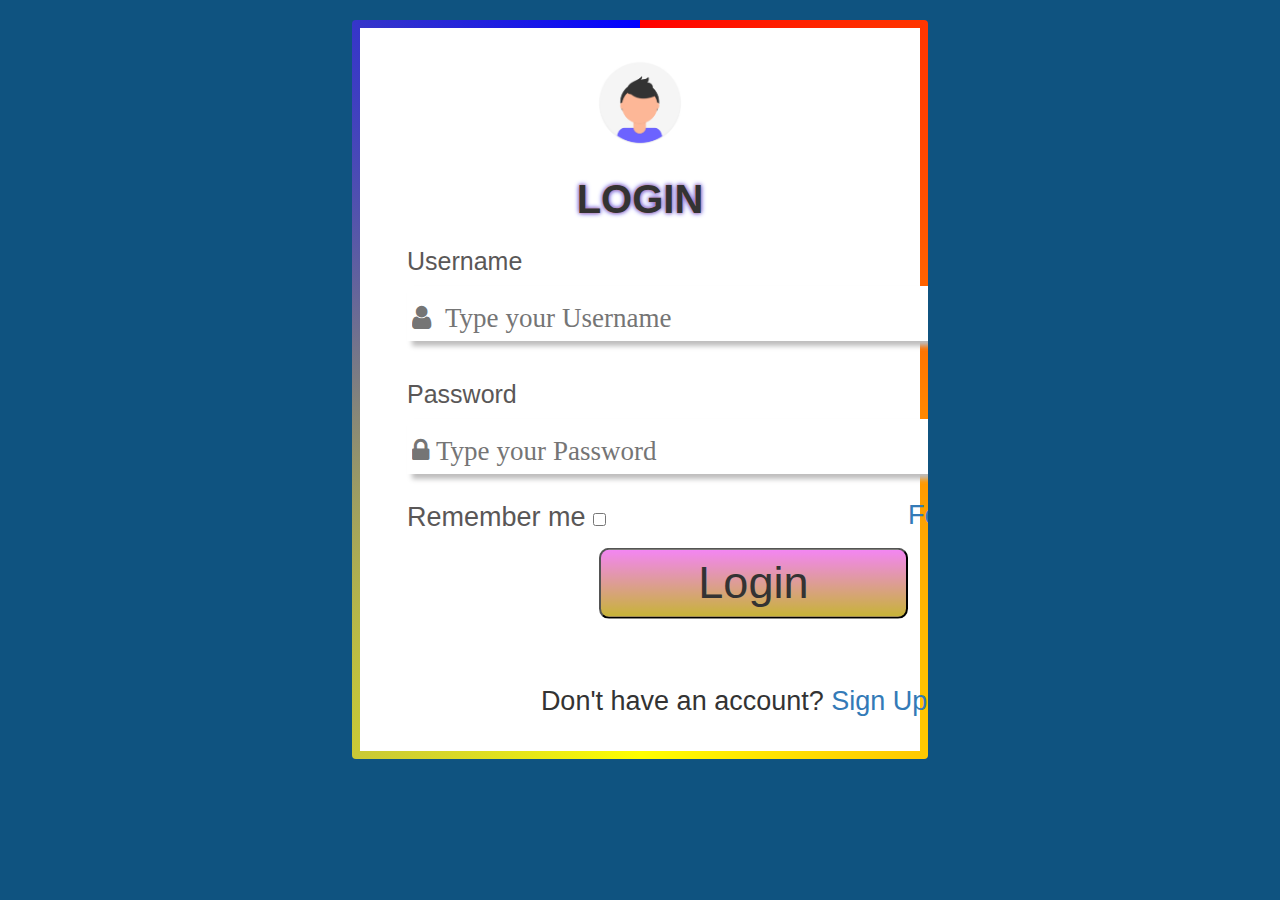
<file: Border Box/index.html>
<!DOCTYPE html>
<html lang="en">
<head>
    <meta charset="UTF-8">
    <meta http-equiv="X-UA-Compatible" content="IE=edge">
    <meta name="viewport" content="width=device-width, initial-scale=1.0">
    <title>Login page</title>
    <link rel="stylesheet" href="https://cdn.jsdelivr.net/npm/bootstrap@5.1.3/dist/css/bootstrap.min.css" rel="stylesheet" integrity="sha384-1BmE4kWBq78iYhFldvKuhfTAU6auU8tT94WrHftjDbrCEXSU1oBoqyl2QvZ6jIW3" crossorigin="anonymous">
    <link rel="stylesheet" href="http://pro.fontawesome.com/releases/v5.10.0/css/all.css"/>
    <link rel="stylesheet" href="http://cdnjs.cloudflare.com/ajax/libs/font-awesome/4.7.0/css/font-awesome.min.css"/>
    <link rel="stylesheet" href="https://maxcdn.bootstrapcdn.com/bootstrap/3.4.1/css/bootstrap.min.css">
  <script src="https://ajax.googleapis.com/ajax/libs/jquery/3.5.1/jquery.min.js"></script>
  <script src="https://maxcdn.bootstrapcdn.com/bootstrap/3.4.1/js/bootstrap.min.js"></script>
  <link rel="stylesheet" href="style.css"> 
  
</head>
<body>
    <div class =" rotating-border">
        <div class="login-wrapper">
        <form>
        <img src="undraw_profile_pic_ic5t.png" alt="avatar" class="avatar">
        <div class="login">LOGIN</div>
        <label for="Username">Username</label><br>
        <input type="text" name="username" id="username" placeholder="&#xf007  Type your Username"><br>
        <label for="password">Password</label><br>
        <input type="password"name="password" id="password" placeholder="&#xf023 Type your Password"><br>
        <div class="login-extra">
            <label class="remember">Remember me <input type="checkbox" name="checkbox" id="checkbox"></label>
            <div class="forgot"><a href="../Forgot password/index.html">Forgot Password?</a></div>
        <button type="submit">Login</button>
        <div class="sign-up"> Don't have an account?<a href="../Sign Up/index.html"> Sign Up</a></div>
   </div></form>
    
    
    </div>
</body>
</html>
</file>
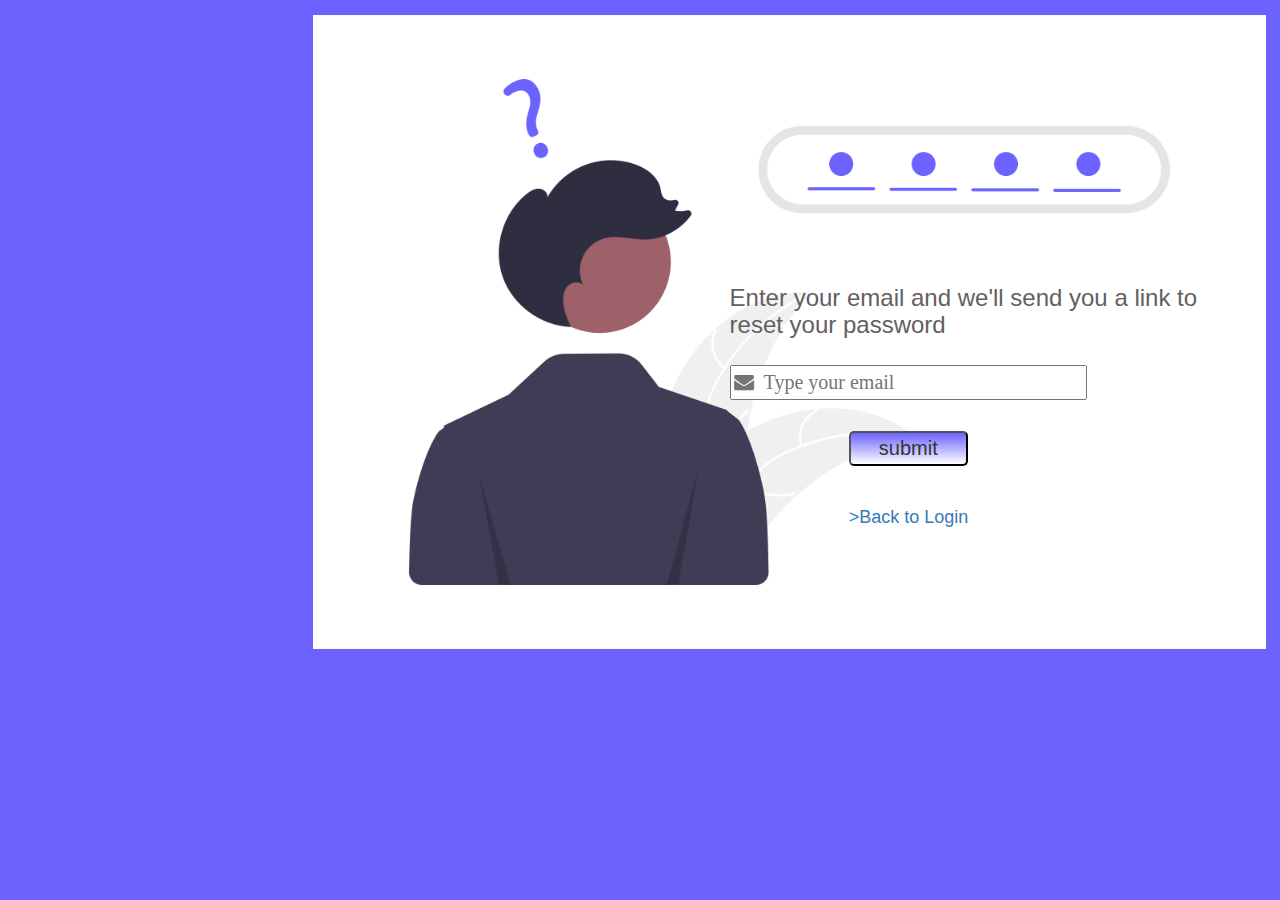
<file: Forgot password/index.html>
<!DOCTYPE html>
<html lang="en">
<head>
    <meta charset="UTF-8">
    <meta http-equiv="X-UA-Compatible" content="IE=edge">
    <meta name="viewport" content="width=device-width, initial-scale=1.0">
    <title>Forgot Password</title>
    <link rel="stylesheet" href="https://cdn.jsdelivr.net/npm/bootstrap@5.1.3/dist/css/bootstrap.min.css" rel="stylesheet" integrity="sha384-1BmE4kWBq78iYhFldvKuhfTAU6auU8tT94WrHftjDbrCEXSU1oBoqyl2QvZ6jIW3" crossorigin="anonymous">
    <link rel="stylesheet" href="http://pro.fontawesome.com/releases/v5.10.0/css/all.css"/>
    <link rel="stylesheet" href="http://cdnjs.cloudflare.com/ajax/libs/font-awesome/4.7.0/css/font-awesome.min.css"/>
    <link rel="stylesheet" href="https://maxcdn.bootstrapcdn.com/bootstrap/3.4.1/css/bootstrap.min.css">
  <script src="https://ajax.googleapis.com/ajax/libs/jquery/3.5.1/jquery.min.js"></script>
  <script src="https://maxcdn.bootstrapcdn.com/bootstrap/3.4.1/js/bootstrap.min.js"></script>
  <link rel="stylesheet" href="style.css"> 
</head>
<body> 
    <div class="container">
        <div class="fg-img">
            <img src="undraw_Forgot_password_re_hxwm.png" alt="forgot image">
            <div class="prompt">
<h3>Enter your email and we'll send you a link to reset your password </h3></div>
<span class="place"><input type="email" name="email" id="email" placeholder="&#xf0e0  Type your email"></span> 
<span><button type="submit">submit</button></span>
<span><h4><a href="../Border Box/index.html">>Back to Login</a></h4></span></div>
    </div>
</body>
</html>
</file>
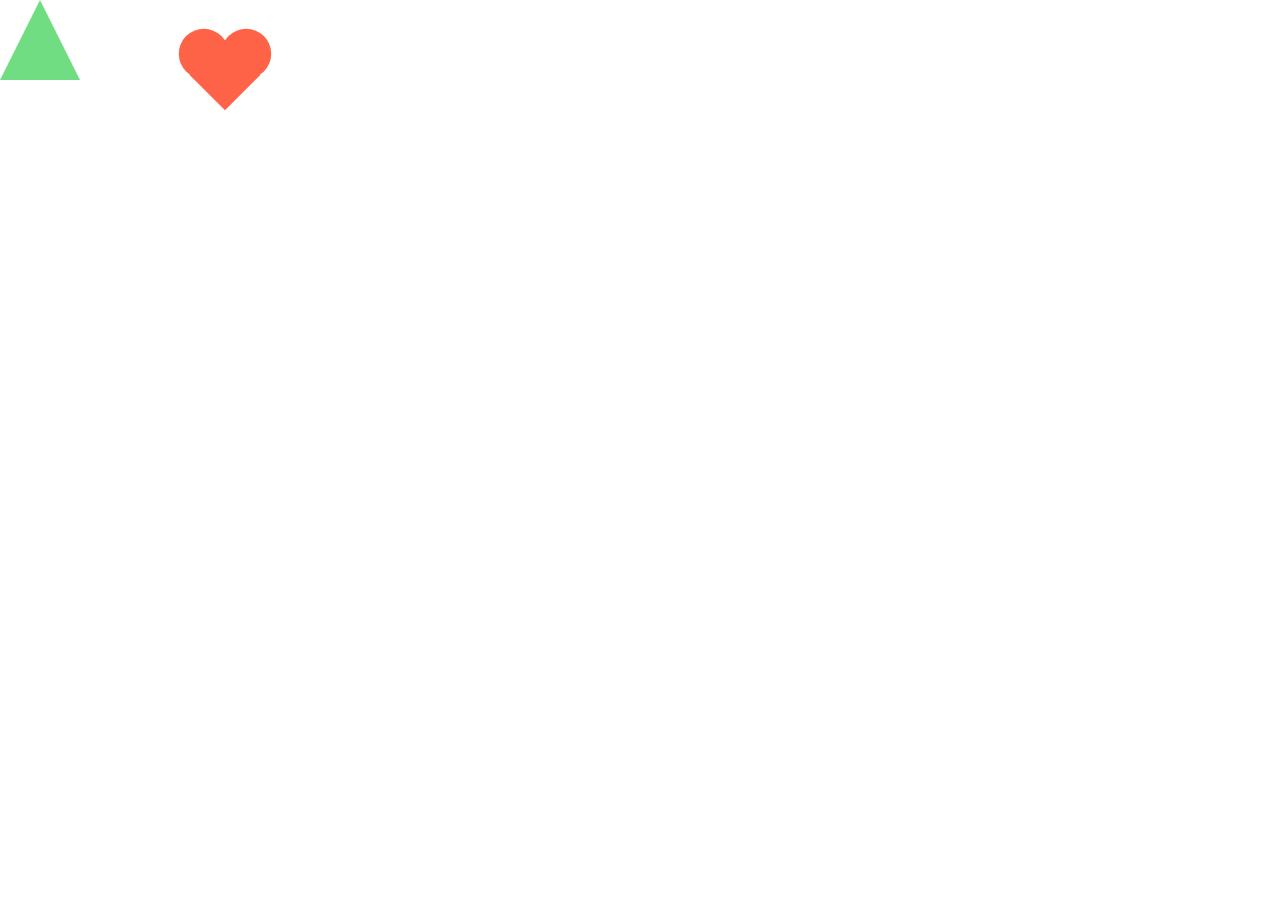
<file: learning new things/index.html>
<!DOCTYPE html>
<html lang="en">
<head>
    <meta charset="UTF-8">
    <meta http-equiv="X-UA-Compatible" content="IE=edge">
    <meta name="viewport" content="width=device-width, initial-scale=1.0">
    <title>Document</title>
    <link rel="stylesheet" href="style.css">
</head>
<body>
   <div id="triangle"></div> 
   <br>
  <div class="back"></div>
       <div class="heart"></div>
    

</body>
</html>
</file>
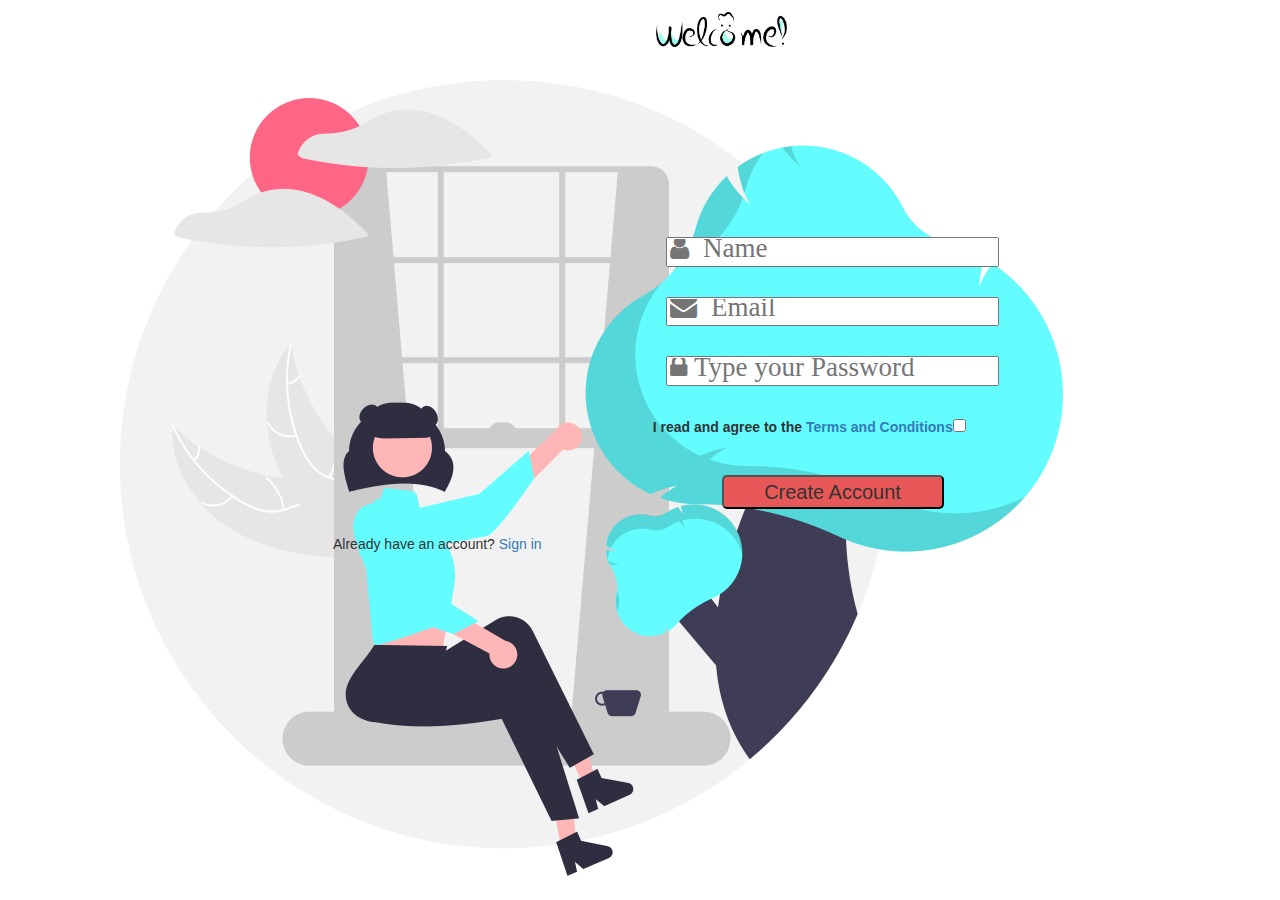
<file: Sign Up/index.html>
<!DOCTYPE html>
<html lang="en">
<head>
    <meta charset="UTF-8">
    <meta http-equiv="X-UA-Compatible" content="IE=edge">
    <meta name="viewport" content="width=device-width, initial-scale=1.0">
    <title>Sign Up</title>
    <link rel="stylesheet" href="https://cdn.jsdelivr.net/npm/bootstrap@5.1.3/dist/css/bootstrap.min.css" rel="stylesheet" integrity="sha384-1BmE4kWBq78iYhFldvKuhfTAU6auU8tT94WrHftjDbrCEXSU1oBoqyl2QvZ6jIW3" crossorigin="anonymous">
    <link rel="stylesheet" href="http://pro.fontawesome.com/releases/v5.10.0/css/all.css"/>
    <link rel="stylesheet" href="http://cdnjs.cloudflare.com/ajax/libs/font-awesome/4.7.0/css/font-awesome.min.css"/>
    <link rel="stylesheet" href="https://maxcdn.bootstrapcdn.com/bootstrap/3.4.1/css/bootstrap.min.css">
  <script src="https://ajax.googleapis.com/ajax/libs/jquery/3.5.1/jquery.min.js"></script>
  <script src="https://maxcdn.bootstrapcdn.com/bootstrap/3.4.1/js/bootstrap.min.js"></script>
  <link rel="stylesheet" href="style.css"> 
</head>
<body>
    
        <div class="su-img">
            <img src="./undraw_handcrafts_welcome.png" alt="sign up image" ></div>
        <div class="main">
            <input type="text" name="name" id="name" placeholder="&#xf007  Name"><br>
            <input type="email" name="email" id="email" placeholder="&#xf0e0  Email"><br>
            <input type="password"name="password" id="password" placeholder="&#xf023 Type your Password"><br>
            <label class="terms">I read and agree to the <a href="../Terms/index.html">Terms and Conditions</a><input type="checkbox" name="checkbox" id="checkbox"></label>
            <button type="submit">Create Account</button></div>
            <div class="sign-in"> Already have an account?<a href="../Border Box/index.html"> Sign in</a>
</body>
</html>
</file>
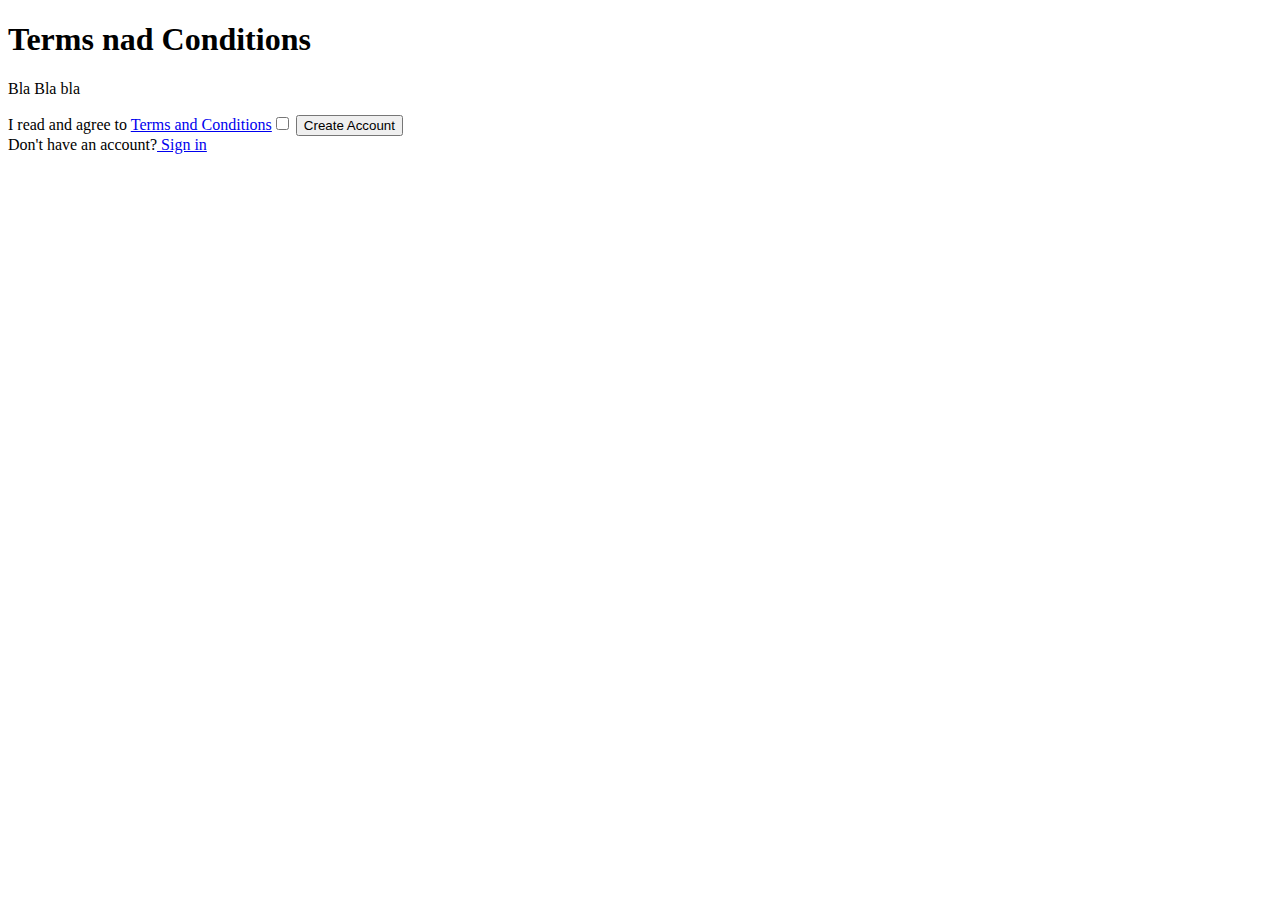
<file: Terms/index.html>
<!DOCTYPE html>
<html lang="en">
<head>
    <meta charset="UTF-8">
    <meta http-equiv="X-UA-Compatible" content="IE=edge">
    <meta name="viewport" content="width=device-width, initial-scale=1.0">
    <title>Terms and Condition</title>
</head>
<body>
    <h1>Terms nad Conditions</h1>
    <p>Bla Bla bla</p>

    
            
            
            <div class="login-extra">
                <label class="terms">I read and agree to <a href="../Terms/index.html">Terms and Conditions</a><input type="checkbox" name="checkbox" id="checkbox"></label>
            
            <button type="submit">Create Account</button>
            <div class="sign-in"> Don't have an account?<a href="../Border Box/index.html"> Sign in</a>
</body>
</html>
</file>
<file: Border Box/style.css>
body{
    padding: 0;
    margin: 0;
    display: flex;
    justify-content: center;
    align-items: center;
    background-color:#0f5380;
   flex-wrap: wrap;
  
}

.rotating-border{
    --border-radius: 4px;
    --border-size:8px;
    --border-bg: conic-gradient(red, yellow, blue);
    padding: 1.5rem;
    position: relative;
    overflow: hidden;
    font-size:40px;
    border-radius: var(--border-radius);
    display: inline-block;
    margin: 20px;
    max-width: 45%;
    height: auto;
}
@keyframes animate{
from {transform: translate(-50%, -50%)
    rotate(0);}
to {transform:translate(-50%, -50%)
    rotate(360deg);}
}
.rotating-border::before{
    content: "";
    display: block;
    background: var(--border-bg);
    width: calc(100% * 2);
    padding-bottom: calc(100% * 2);
    position: absolute;
    left: 50%;
    top: 50%;
    transform: translate(-50%, -50%);
    border-radius: 100%;
    z-index: -2;
    animation: animate 0.5s linear infinite;
    
}
.rotating-border::after{
    content: "";
    position: absolute;
    inset: var(--border-size);
    background: white;
    z-index: -1;
    border-radius: calc(var(--border-radius)- var(--border-size));
}
/*login page*/
.login{display: flex;
justify-content: center;
align-items: center;
font-weight: bolder;
text-shadow: 0 0 3px #eb9898,0 0 5PX #1515e7;
position:relative;
margin-top: 2vh;
font-family: 'Lucida Handwriting', 'Lucida Sans Regular', 'Lucida Grande', 'Lucida Sans Unicode', Geneva, Verdana, sans-serif;
}


button{position:relative;
   left: 60%;
    margin-bottom: 4rem;
    margin-top: 1rem; 
    border-radius: 10px;
    height: auto;
   font-size: 5vh;
   width: 80%;
   transform: translateY(-60%);
   background: linear-gradient(rgb(243, 134, 243), rgb(199, 180, 54));
}

#password {position:relative;
    margin-bottom: 1rem;
    margin-left: 4rem;
    margin-right: 4rem;
    padding:0.5rem 0.5rem 0.5rem 0.5rem ;
width: auto;
height: 10%;
box-shadow: 5px 5px 5px rgb(190, 189, 189);
border: none;

}   
#username{ position:relative;
margin-bottom: 2rem;
margin-left: 4rem;
margin-right: 4rem;
padding:0.5rem 0.5rem 0.5rem 0.5rem ;
width: auto;
height: 10%;
box-shadow: 5px 5px 5px rgb(190, 189, 189);
border: none;
}
label{position:relative;
     font-weight: lighter;
color: rgb(90, 87, 87);
margin-left:4rem ;
font-size: 25px;
font-weight:normal;

font-family: -apple-system, BlinkMacSystemFont, 'Segoe UI', Roboto, Oxygen, Ubuntu, Cantarell, 'Open Sans', 'Helvetica Neue', sans-serif;}
::placeholder{
    font-size: 3vh;
font-family: FontAwesome;}
.forgot{position:relative;
    font-family:-apple-system, BlinkMacSystemFont, 'Segoe UI', Roboto, Oxygen, Ubuntu, Cantarell, 'Open Sans', 'Helvetica Neue', sans-serif ;
    font-size: 3vh;
left:40%;
transform: translate(100%,-120%);}
.login-extra {display: inline-block;}

.remember{position:relative;
    font-family:-apple-system, BlinkMacSystemFont, 'Segoe UI', Roboto, Oxygen, Ubuntu, Cantarell, 'Open Sans', 'Helvetica Neue', sans-serif ;
    font-size: 3vh;}
    .remember:hover{cursor: pointer;}
.avatar{ position: relative;
    width:20%;
height: auto;
left:40%;
margin-top:2vh; }
.avatar:hover{ cursor: pointer;
}
.sign-up{position: relative;
    left:45%;
    font-family:-apple-system, BlinkMacSystemFont, 'Segoe UI', Roboto, Oxygen, Ubuntu, Cantarell, 'Open Sans', 'Helvetica Neue', sans-serif ;
    font-size: 3vh;
    transform: translateY(-50%);
}
</file>
<file: Forgot password/style.css>
body{
    padding: 0;
    margin: 0;
    display: flex;
    justify-content: center;
    align-items: center;
    background:#6C63FF;
   flex-wrap: wrap;
   position: absolute;
  
}
.fg-img{position: relative;}
.fg-img img{ position:relative;
    width: 80%;
height: auto;
left: 25%;
margin-top:15px;
margin-bottom:15px;
}

h3{position: absolute;
left: 60%;
top:40%;
color:rgb(99, 96, 96);}
#email{z-index: 2;
position: absolute;
top:55%;
font-family: FontAwesome;
left: 60%;
width: 30%;
height: auto;
font-size: 20px;}
button{z-index: 2;
    position: absolute;
    top:65%;
    left: 70%;
    width: 10%;
    height: auto;
    font-size: 20px;
    border-radius: 5px;
    background: linear-gradient(#6C63FF ,white);

}
h4{position: absolute;
    left: 70%;
    top:75%;
    color:rgb(99, 96, 96);}
    a{text-decoration: none;}
.container{ width: 100%;}
    @media only screen and (min-width:600px){
        
        .container{width: 100%;}
    
        
            }
            @media only screen and (min-width:768px){
                
               .container{width: 100%;}}
</file>
<file: learning new things/style.css>
body{position: absolute;
margin:0;
animation-name: back;
animation-duration: 1s;
animation-iteration-count: infinite;}


#triangle{position: absolute;
    width: 0;
    height: 0;
    border-left: 40px solid transparent;
    border-right: 40px solid transparent;
    border-bottom: 80px solid rgb(112, 221, 130);

}
.heart{position: absolute;
    top:50px;
width: 50px;
height: 50px;
background-color: tomato;
margin-left: 200px;
transform: rotate(-45deg);
animation-name: beat;
animation-duration: 0.5s;
animation-iteration-count: infinite;}

@keyframes beat {
    0% {
      transform: scale(1) rotate(-45deg);
    }
    50% {
      transform: scale(0.6) rotate(-45deg);}}
      @keyframes back {
        50% {
            background: #f5bab0;
      }}
.heart::after{
    content:"";
    position: absolute;
width: 50px;
height: 50px;
background-color: tomato;
left: 30px;
border-radius: 50%;
}
.heart::before{
    content:"";
    position: absolute;
width: 50px;
height: 50px;
background-color: tomato;
top: -30px;
border-radius: 50%;
}
</file>
<file: Sign Up/style.css>
body{position: absolute;
    padding: 0;
    margin: 0;
    display: flex;
    justify-content: center;
    align-items: center;
    background: url(./undraw_Welcome_re_h3d9.png);
   flex-wrap: wrap;
   z-index: -1;}

   .su-img img{position: relative;
z-index: 1;
left: 65%;
width:30%;
height: 20%;}

#name{position: absolute;
top:200%;
right: 10%;
width: 30%;
height:25% ;
    padding: auto;
}
#email{position: absolute;
    top:250%;
    right: 10%;
    width: 30%;
    height:25% ;
    padding: auto;
    }
#password{position: absolute;
    top:300%;
    right: 10%;
    width: 30%;
    height:25% ;
    padding: auto;
    }
 .terms{position: absolute;
    top:350%;
    right: 13%;}
button{position: absolute;
    top:400%;
    right: 15%;
    width: 20%;
    height: auto;
    font-size: 20px;
    border-radius: 5px;
    background:rgb(233, 88, 88)}
.sign-in{position: absolute;
    top:450%;
    right: -30%;
z-index: 2;}
 ::placeholder{
        font-size: 3vh;
    font-family: FontAwesome;}

    .su-img, .main,.sign-in{ width: 100%;}
    @media only screen and (min-width:600px){
.su-img{ width: 50%;}
.main{width: 75%;}
.sign-in{width:100%;}
    }
    @media only screen and (min-width:768px){
        .su-img{ width: 50%;}
.main{width: 75%;}
.sign-in{width:100%;}

    }
</file>
